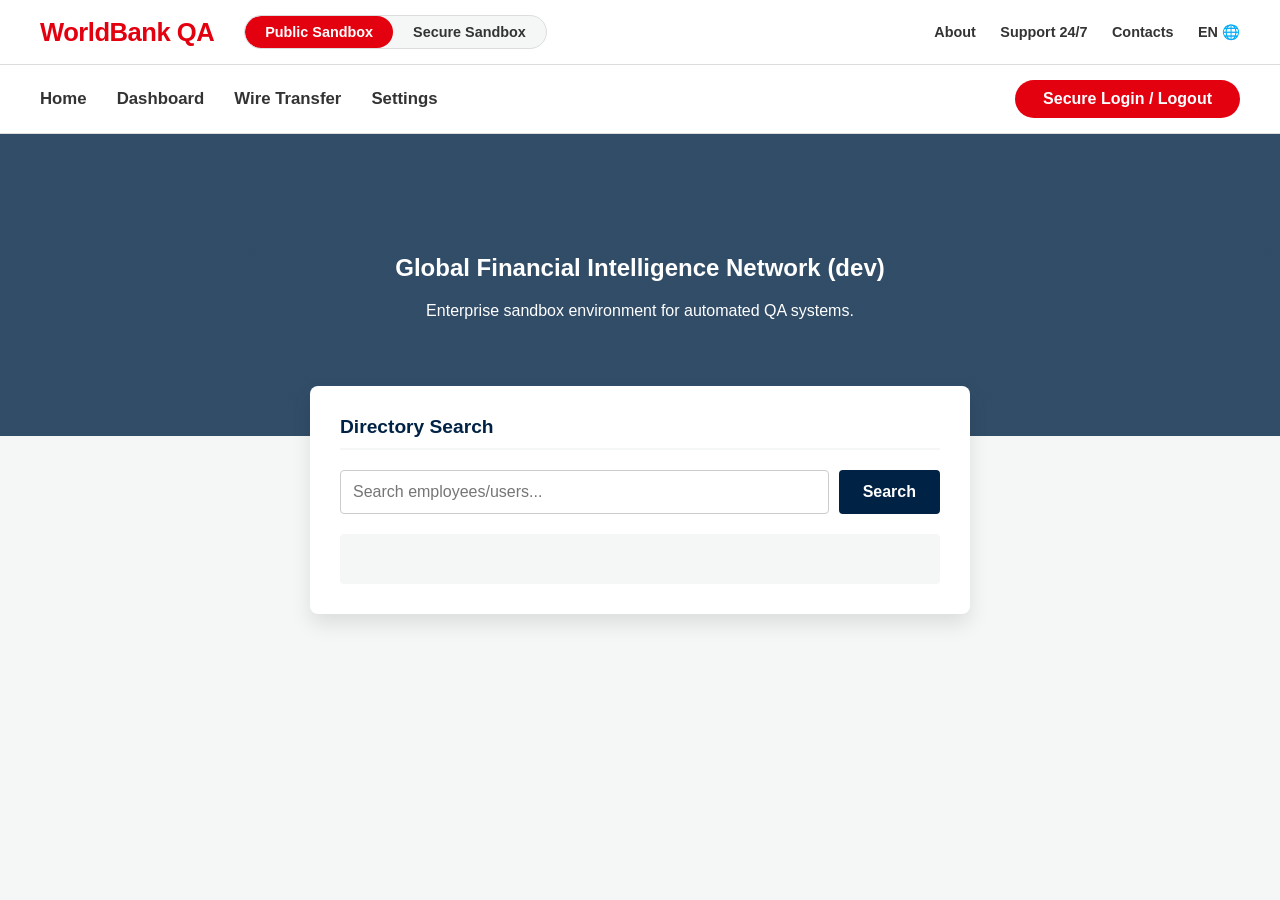
<file: WorldBankMockApp/dev/index.html>
<!DOCTYPE html>
<html lang="en">
<head>
    <meta charset="UTF-8">
    <title>World Bank Sandbox - Home</title>
    
    <!-- This link is critical! It pulls in the Universal Nav CSS -->
    <link rel="stylesheet" href="styles.css">
    
    <style>
        /* Specific styles just for the landing page body */
        :root { --primary: #002244; --secondary: #005596; --bg: #f4f7f6; --text: #333; }
        body { font-family: 'Segoe UI', Roboto, Helvetica, Arial, sans-serif; margin: 0; background-color: var(--bg); color: var(--text); }
        .hero { background: linear-gradient(rgba(0, 34, 68, 0.8), rgba(0, 34, 68, 0.8)), url('https://images.unsplash.com/photo-1486406146926-c627a92ad1ab?q=80&w=2070&auto=format&fit=crop') no-repeat center center; background-size: cover; color: white; text-align: center; padding: 100px 20px; }
        .search-container { max-width: 600px; margin: -50px auto 50px auto; background: white; padding: 30px; border-radius: 8px; box-shadow: 0 10px 20px rgba(0,0,0,0.1); }
        .search-container h3 { margin-top: 0; color: var(--primary); font-size: 1.2rem; border-bottom: 2px solid var(--bg); padding-bottom: 10px; }
        .input-group { display: flex; gap: 10px; margin-top: 20px; }
        input[type="text"] { flex: 1; padding: 12px; border: 1px solid #ccc; border-radius: 4px; font-size: 1rem; }
        button { background-color: var(--primary); color: white; border: none; padding: 12px 24px; border-radius: 4px; cursor: pointer; font-size: 1rem; font-weight: bold; transition: background 0.3s; }
        button:hover { background-color: var(--secondary); }
        #search-results { margin-top: 20px; padding: 15px; border-radius: 4px; background: var(--bg); min-height: 20px; }
        .result-item { display: block; padding: 10px; background: white; border-left: 4px solid var(--secondary); box-shadow: 0 2px 4px rgba(0,0,0,0.05); }
    </style>
</head>
<body>
    
    <!-- UNIVERSAL NAVIGATION HEADER -->
    <header class="universal-header">
        <!-- Top Bar: Brand, Environment Toggles, Utilities -->
        <div class="header-top">
            <div class="brand-section">
                <a href="index.html" class="logo-text">WorldBank QA</a>
                <div class="pill-toggle">
                    <a href="index.html" class="active" data-testid="toggle-public">Public Sandbox</a>
                    <a href="dashboard.html" data-testid="toggle-secure">Secure Sandbox</a>
                </div>
            </div>
            <div class="header-utilities">
                <a href="#">About</a>
                <a href="#">Support 24/7</a>
                <a href="#">Contacts</a>
                <a href="#">EN 🌐</a>
            </div>
        </div>

        <!-- Bottom Bar: Main Navigation Links & Action Button -->
        <div class="header-bottom">
            <div class="main-nav-links">
                <a href="index.html" data-testid="nav-home">Home</a>
                <a href="dashboard.html" data-testid="nav-dashboard">Dashboard</a>
                <a href="transfer.html" data-testid="nav-transfer">Wire Transfer</a>
                <a href="settings.html" data-testid="nav-settings">Settings</a>
            </div>
            <div>
                <a href="login.html" class="action-btn" data-testid="nav-login-btn">Secure Login / Logout</a>
            </div>
        </div>
    </header>

    <div class="hero">
        <h2>Global Financial Intelligence Network (dev)</h2>
        <p>Enterprise sandbox environment for automated QA systems.</p>
    </div>
    
    <div class="search-container">
        <h3>Directory Search</h3>
        <div class="input-group">
            <input type="text" id="search-input" data-testid="search-input" placeholder="Search employees/users...">
            <button id="search-btn" data-testid="search-btn">Search</button>
        </div>
        <div id="search-results" data-testid="search-results"></div>
    </div>

    <script>
        document.getElementById('search-btn').addEventListener('click', () => {
            const query = document.getElementById('search-input').value;
            const res = document.getElementById('search-results');
            if (query.includes("Synthetic")) {
                res.innerHTML = "<span class='result-item'>Synthetic User Profile Loaded</span>";
            } else if (query.trim() === "") {
                res.innerHTML = "No results found.";
            } else {
                res.innerHTML = "No results found.";
            }
        });
    </script>
</body>
</html>
</file>
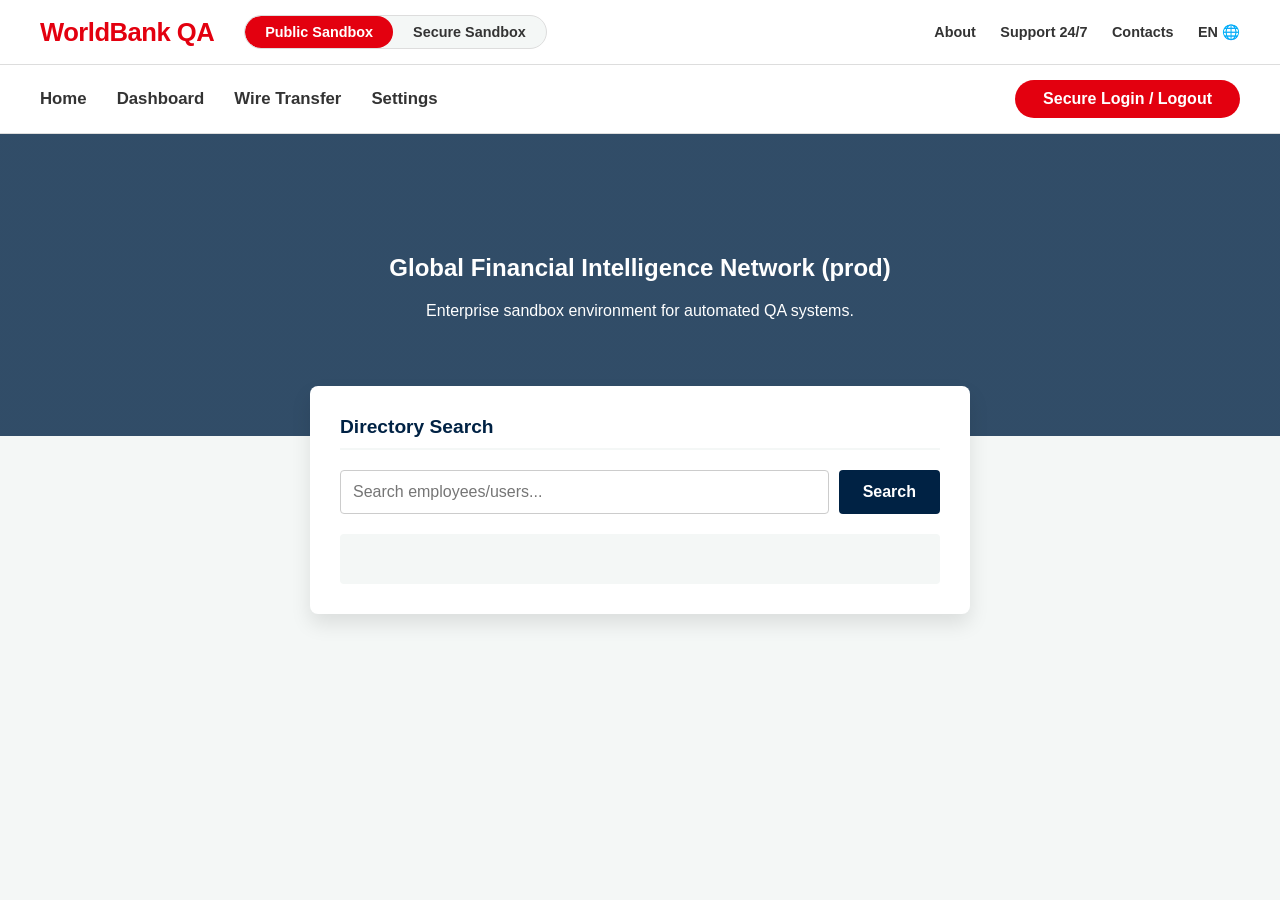
<file: WorldBankMockApp/prod/index.html>
<!DOCTYPE html>
<html lang="en">
<head>
    <meta charset="UTF-8">
    <title>World Bank Sandbox - Home</title>
    
    <!-- This link is critical! It pulls in the Universal Nav CSS -->
    <link rel="stylesheet" href="styles.css">
    
    <style>
        /* Specific styles just for the landing page body */
        :root { --primary: #002244; --secondary: #005596; --bg: #f4f7f6; --text: #333; }
        body { font-family: 'Segoe UI', Roboto, Helvetica, Arial, sans-serif; margin: 0; background-color: var(--bg); color: var(--text); }
        .hero { background: linear-gradient(rgba(0, 34, 68, 0.8), rgba(0, 34, 68, 0.8)), url('https://images.unsplash.com/photo-1486406146926-c627a92ad1ab?q=80&w=2070&auto=format&fit=crop') no-repeat center center; background-size: cover; color: white; text-align: center; padding: 100px 20px; }
        .search-container { max-width: 600px; margin: -50px auto 50px auto; background: white; padding: 30px; border-radius: 8px; box-shadow: 0 10px 20px rgba(0,0,0,0.1); }
        .search-container h3 { margin-top: 0; color: var(--primary); font-size: 1.2rem; border-bottom: 2px solid var(--bg); padding-bottom: 10px; }
        .input-group { display: flex; gap: 10px; margin-top: 20px; }
        input[type="text"] { flex: 1; padding: 12px; border: 1px solid #ccc; border-radius: 4px; font-size: 1rem; }
        button { background-color: var(--primary); color: white; border: none; padding: 12px 24px; border-radius: 4px; cursor: pointer; font-size: 1rem; font-weight: bold; transition: background 0.3s; }
        button:hover { background-color: var(--secondary); }
        #search-results { margin-top: 20px; padding: 15px; border-radius: 4px; background: var(--bg); min-height: 20px; }
        .result-item { display: block; padding: 10px; background: white; border-left: 4px solid var(--secondary); box-shadow: 0 2px 4px rgba(0,0,0,0.05); }
    </style>
</head>
<body>
    
    <!-- UNIVERSAL NAVIGATION HEADER -->
    <header class="universal-header">
        <!-- Top Bar: Brand, Environment Toggles, Utilities -->
        <div class="header-top">
            <div class="brand-section">
                <a href="index.html" class="logo-text">WorldBank QA</a>
                <div class="pill-toggle">
                    <a href="index.html" class="active" data-testid="toggle-public">Public Sandbox</a>
                    <a href="dashboard.html" data-testid="toggle-secure">Secure Sandbox</a>
                </div>
            </div>
            <div class="header-utilities">
                <a href="#">About</a>
                <a href="#">Support 24/7</a>
                <a href="#">Contacts</a>
                <a href="#">EN 🌐</a>
            </div>
        </div>

        <!-- Bottom Bar: Main Navigation Links & Action Button -->
        <div class="header-bottom">
            <div class="main-nav-links">
                <a href="index.html" data-testid="nav-home">Home</a>
                <a href="dashboard.html" data-testid="nav-dashboard">Dashboard</a>
                <a href="transfer.html" data-testid="nav-transfer">Wire Transfer</a>
                <a href="settings.html" data-testid="nav-settings">Settings</a>
            </div>
            <div>
                <a href="login.html" class="action-btn" data-testid="nav-login-btn">Secure Login / Logout</a>
            </div>
        </div>
    </header>

    <div class="hero">
        <h2>Global Financial Intelligence Network (prod)</h2>
        <p>Enterprise sandbox environment for automated QA systems.</p>
    </div>
    
    <div class="search-container">
        <h3>Directory Search</h3>
        <div class="input-group">
            <input type="text" id="search-input" data-testid="search-input" placeholder="Search employees/users...">
            <button id="search-btn" data-testid="search-btn">Search</button>
        </div>
        <div id="search-results" data-testid="search-results"></div>
    </div>

    <script>
        document.getElementById('search-btn').addEventListener('click', () => {
            const query = document.getElementById('search-input').value;
            const res = document.getElementById('search-results');
            if (query.includes("Synthetic")) {
                res.innerHTML = "<span class='result-item'>Synthetic User Profile Loaded</span>";
            } else if (query.trim() === "") {
                res.innerHTML = "No results found.";
            } else {
                res.innerHTML = "No results found.";
            }
        });
    </script>
</body>
</html>
</file>
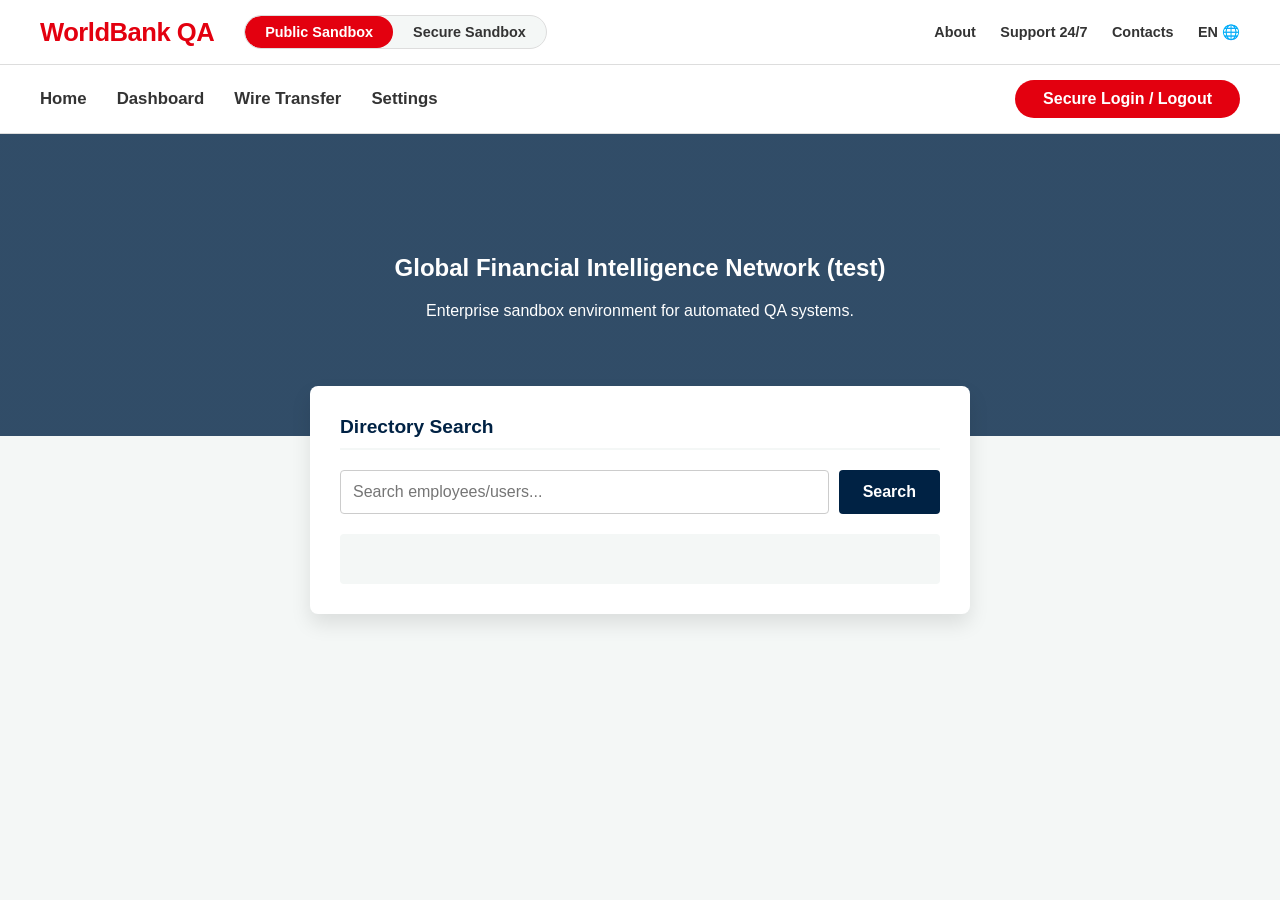
<file: WorldBankMockApp/test/index.html>
<!DOCTYPE html>
<html lang="en">
<head>
    <meta charset="UTF-8">
    <title>World Bank Sandbox - Home</title>
    
    <!-- This link is critical! It pulls in the Universal Nav CSS -->
    <link rel="stylesheet" href="styles.css">
    
    <style>
        /* Specific styles just for the landing page body */
        :root { --primary: #002244; --secondary: #005596; --bg: #f4f7f6; --text: #333; }
        body { font-family: 'Segoe UI', Roboto, Helvetica, Arial, sans-serif; margin: 0; background-color: var(--bg); color: var(--text); }
        .hero { background: linear-gradient(rgba(0, 34, 68, 0.8), rgba(0, 34, 68, 0.8)), url('https://images.unsplash.com/photo-1486406146926-c627a92ad1ab?q=80&w=2070&auto=format&fit=crop') no-repeat center center; background-size: cover; color: white; text-align: center; padding: 100px 20px; }
        .search-container { max-width: 600px; margin: -50px auto 50px auto; background: white; padding: 30px; border-radius: 8px; box-shadow: 0 10px 20px rgba(0,0,0,0.1); }
        .search-container h3 { margin-top: 0; color: var(--primary); font-size: 1.2rem; border-bottom: 2px solid var(--bg); padding-bottom: 10px; }
        .input-group { display: flex; gap: 10px; margin-top: 20px; }
        input[type="text"] { flex: 1; padding: 12px; border: 1px solid #ccc; border-radius: 4px; font-size: 1rem; }
        button { background-color: var(--primary); color: white; border: none; padding: 12px 24px; border-radius: 4px; cursor: pointer; font-size: 1rem; font-weight: bold; transition: background 0.3s; }
        button:hover { background-color: var(--secondary); }
        #search-results { margin-top: 20px; padding: 15px; border-radius: 4px; background: var(--bg); min-height: 20px; }
        .result-item { display: block; padding: 10px; background: white; border-left: 4px solid var(--secondary); box-shadow: 0 2px 4px rgba(0,0,0,0.05); }
    </style>
</head>
<body>
    
    <!-- UNIVERSAL NAVIGATION HEADER -->
    <header class="universal-header">
        <!-- Top Bar: Brand, Environment Toggles, Utilities -->
        <div class="header-top">
            <div class="brand-section">
                <a href="index.html" class="logo-text">WorldBank QA</a>
                <div class="pill-toggle">
                    <a href="index.html" class="active" data-testid="toggle-public">Public Sandbox</a>
                    <a href="dashboard.html" data-testid="toggle-secure">Secure Sandbox</a>
                </div>
            </div>
            <div class="header-utilities">
                <a href="#">About</a>
                <a href="#">Support 24/7</a>
                <a href="#">Contacts</a>
                <a href="#">EN 🌐</a>
            </div>
        </div>

        <!-- Bottom Bar: Main Navigation Links & Action Button -->
        <div class="header-bottom">
            <div class="main-nav-links">
                <a href="index.html" data-testid="nav-home">Home</a>
                <a href="dashboard.html" data-testid="nav-dashboard">Dashboard</a>
                <a href="transfer.html" data-testid="nav-transfer">Wire Transfer</a>
                <a href="settings.html" data-testid="nav-settings">Settings</a>
            </div>
            <div>
                <a href="login.html" class="action-btn" data-testid="nav-login-btn">Secure Login / Logout</a>
            </div>
        </div>
    </header>

    <div class="hero">
        <h2>Global Financial Intelligence Network (test)</h2>
        <p>Enterprise sandbox environment for automated QA systems.</p>
    </div>
    
    <div class="search-container">
        <h3>Directory Search</h3>
        <div class="input-group">
            <input type="text" id="search-input" data-testid="search-input" placeholder="Search employees/users...">
            <button id="search-btn" data-testid="search-btn">Search</button>
        </div>
        <div id="search-results" data-testid="search-results"></div>
    </div>

    <script>
        document.getElementById('search-btn').addEventListener('click', () => {
            const query = document.getElementById('search-input').value;
            const res = document.getElementById('search-results');
            if (query.includes("Synthetic")) {
                res.innerHTML = "<span class='result-item'>Synthetic User Profile Loaded</span>";
            } else if (query.trim() === "") {
                res.innerHTML = "No results found.";
            } else {
                res.innerHTML = "No results found.";
            }
        });
    </script>
</body>
</html>
</file>
<file: WorldBankMockApp/dev/styles.css>
/* =========================================
   1. VARIABLES & THEMING
   ========================================= */
:root {
  --bg-color: #f4f7f6;
  --surface-color: #ffffff;
  --text-main: #333333;
  --text-muted: #777777;
  --primary: #005A9C;
  --border: #dddddd;
  --success: #28a745;
  --warning: #ffc107;
  --danger: #dc3545;
  --nav-active: #e3000f; /* Bold Red */
  --nav-hover: #b3000c;
}

/* Dark Mode Overrides */
[data-theme="dark"] {
  --bg-color: #121212;
  --surface-color: #1e1e1e;
  --text-main: #e0e0e0;
  --text-muted: #aaaaaa;
  --primary: #4da3ff;
  --border: #333333;
  --nav-active: #ff4d58; /* Lighter red for dark mode contrast */
  --nav-hover: #ff7a83;
}

/* =========================================
   2. BASE STYLES
   ========================================= */
body {
  font-family: 'Segoe UI', Tahoma, Geneva, Verdana, sans-serif;
  background: var(--bg-color);
  color: var(--text-main);
  margin: 0; /* Ensures the header touches the edges */
  transition: background 0.3s, color 0.3s;
}

/* =========================================
   3. UNIVERSAL NAVIGATION
   ========================================= */
.universal-header {
  background-color: var(--surface-color);
  border-bottom: 1px solid var(--border);
  width: 100%;
  position: sticky;
  top: 0;
  z-index: 100;
  transition: background-color 0.3s;
}

/* Top Tier */
.header-top {
  display: flex;
  justify-content: space-between;
  align-items: center;
  padding: 15px 40px;
  border-bottom: 1px solid var(--border);
}

.brand-section {
  display: flex;
  align-items: center;
  gap: 30px;
}

.logo-text {
  font-size: 1.6rem;
  font-weight: 800;
  color: var(--nav-active);
  text-decoration: none;
  letter-spacing: -0.5px;
}

/* Environment Toggle Pills */
.pill-toggle {
  display: flex;
  background: var(--bg-color);
  border-radius: 30px;
  overflow: hidden;
  border: 1px solid var(--border);
}

.pill-toggle a {
  padding: 8px 20px;
  text-decoration: none;
  color: var(--text-main);
  font-weight: 600;
  font-size: 0.9rem;
  transition: all 0.3s ease;
}

.pill-toggle a.active {
  background: var(--nav-active);
  color: white;
  border-radius: 30px;
}

/* Utilities (Top Right) */
.header-utilities a {
  color: var(--text-main);
  text-decoration: none;
  margin-left: 20px;
  font-size: 0.9rem;
  font-weight: 600;
  transition: color 0.2s;
}

.header-utilities a:hover {
  color: var(--nav-active);
}

/* Bottom Tier (Main Links) */
.header-bottom {
  display: flex;
  justify-content: space-between;
  align-items: center;
  padding: 15px 40px;
}

.main-nav-links {
  display: flex;
  gap: 30px;
}

.main-nav-links a {
  color: var(--text-main);
  text-decoration: none;
  font-weight: 600;
  font-size: 1.05rem;
  transition: color 0.2s;
}

.main-nav-links a:hover {
  color: var(--nav-active);
}

/* Login/Logout Button */
.action-btn {
  background: var(--nav-active);
  color: white;
  padding: 10px 28px;
  border-radius: 30px;
  text-decoration: none;
  font-weight: bold;
  font-size: 1rem;
  transition: background 0.3s, transform 0.1s;
  display: inline-block;
}

.action-btn:hover {
  background: var(--nav-hover);
  transform: scale(1.02);
}

/* =========================================
   4. LAYOUT & CONTAINERS
   ========================================= */
.container {
  max-width: 1200px;
  margin: 2rem auto;
  padding: 0 1rem;
  display: grid;
  gap: 2rem;
}

.card {
  background: var(--surface-color);
  padding: 1.5rem;
  border-radius: 8px;
  box-shadow: 0 2px 4px rgba(0,0,0,0.1);
  border: 1px solid var(--border);
  transition: background-color 0.3s, border-color 0.3s;
}

/* =========================================
   5. UI COMPONENTS
   ========================================= */
/* Badges */
.badge { 
  padding: 4px 8px; 
  border-radius: 12px; 
  font-size: 0.8rem; 
  font-weight: bold; 
  color: white; 
}
.bg-success { background: var(--success); }
.bg-warning { background: var(--warning); color: #333; }
.bg-danger { background: var(--danger); }

/* Ledger Table */
table { width: 100%; border-collapse: collapse; }
th, td { padding: 1rem; text-align: left; border-bottom: 1px solid var(--border); }
th { cursor: pointer; }
th:hover { background: rgba(0,0,0,0.05); }
[data-theme="dark"] th:hover { background: rgba(255,255,255,0.05); }

/* Overlays & Modals */
.overlay {
  display: none; position: fixed; top: 0; left: 0; right: 0; bottom: 0;
  background: rgba(0,0,0,0.5); z-index: 999; backdrop-filter: blur(2px);
}
.overlay.active { display: block; }

.modal {
  position: fixed; top: 50%; left: 50%; transform: translate(-50%, -50%);
  background: var(--surface-color); padding: 2rem; border-radius: 8px;
  z-index: 1000; display: none; min-width: 300px;
}
.modal.active { display: block; }

/* Stepper UI */
.stepper {
  display: flex; justify-content: space-between; margin-bottom: 2rem; position: relative;
}
.stepper::before {
  content: ''; position: absolute; top: 15px; left: 0; right: 0; height: 2px; background: var(--border); z-index: 1;
}
.step {
  position: relative; z-index: 2; background: var(--surface-color); padding: 0 10px;
  display: flex; flex-direction: column; align-items: center; color: var(--text-muted);
}
.step .circle {
  width: 30px; height: 30px; border-radius: 50%; background: var(--border);
  display: flex; justify-content: center; align-items: center; font-weight: bold; margin-bottom: 5px;
}
.step.active { color: var(--primary); font-weight: bold; }
.step.active .circle { background: var(--primary); color: white; }
</file>
<file: WorldBankMockApp/prod/styles.css>
/* =========================================
   1. VARIABLES & THEMING
   ========================================= */
:root {
  --bg-color: #f4f7f6;
  --surface-color: #ffffff;
  --text-main: #333333;
  --text-muted: #777777;
  --primary: #005A9C;
  --border: #dddddd;
  --success: #28a745;
  --warning: #ffc107;
  --danger: #dc3545;
  --nav-active: #e3000f; /* Bold Red */
  --nav-hover: #b3000c;
}

/* Dark Mode Overrides */
[data-theme="dark"] {
  --bg-color: #121212;
  --surface-color: #1e1e1e;
  --text-main: #e0e0e0;
  --text-muted: #aaaaaa;
  --primary: #4da3ff;
  --border: #333333;
  --nav-active: #ff4d58; /* Lighter red for dark mode contrast */
  --nav-hover: #ff7a83;
}

/* =========================================
   2. BASE STYLES
   ========================================= */
body {
  font-family: 'Segoe UI', Tahoma, Geneva, Verdana, sans-serif;
  background: var(--bg-color);
  color: var(--text-main);
  margin: 0; /* Ensures the header touches the edges */
  transition: background 0.3s, color 0.3s;
}

/* =========================================
   3. UNIVERSAL NAVIGATION
   ========================================= */
.universal-header {
  background-color: var(--surface-color);
  border-bottom: 1px solid var(--border);
  width: 100%;
  position: sticky;
  top: 0;
  z-index: 100;
  transition: background-color 0.3s;
}

/* Top Tier */
.header-top {
  display: flex;
  justify-content: space-between;
  align-items: center;
  padding: 15px 40px;
  border-bottom: 1px solid var(--border);
}

.brand-section {
  display: flex;
  align-items: center;
  gap: 30px;
}

.logo-text {
  font-size: 1.6rem;
  font-weight: 800;
  color: var(--nav-active);
  text-decoration: none;
  letter-spacing: -0.5px;
}

/* Environment Toggle Pills */
.pill-toggle {
  display: flex;
  background: var(--bg-color);
  border-radius: 30px;
  overflow: hidden;
  border: 1px solid var(--border);
}

.pill-toggle a {
  padding: 8px 20px;
  text-decoration: none;
  color: var(--text-main);
  font-weight: 600;
  font-size: 0.9rem;
  transition: all 0.3s ease;
}

.pill-toggle a.active {
  background: var(--nav-active);
  color: white;
  border-radius: 30px;
}

/* Utilities (Top Right) */
.header-utilities a {
  color: var(--text-main);
  text-decoration: none;
  margin-left: 20px;
  font-size: 0.9rem;
  font-weight: 600;
  transition: color 0.2s;
}

.header-utilities a:hover {
  color: var(--nav-active);
}

/* Bottom Tier (Main Links) */
.header-bottom {
  display: flex;
  justify-content: space-between;
  align-items: center;
  padding: 15px 40px;
}

.main-nav-links {
  display: flex;
  gap: 30px;
}

.main-nav-links a {
  color: var(--text-main);
  text-decoration: none;
  font-weight: 600;
  font-size: 1.05rem;
  transition: color 0.2s;
}

.main-nav-links a:hover {
  color: var(--nav-active);
}

/* Login/Logout Button */
.action-btn {
  background: var(--nav-active);
  color: white;
  padding: 10px 28px;
  border-radius: 30px;
  text-decoration: none;
  font-weight: bold;
  font-size: 1rem;
  transition: background 0.3s, transform 0.1s;
  display: inline-block;
}

.action-btn:hover {
  background: var(--nav-hover);
  transform: scale(1.02);
}

/* =========================================
   4. LAYOUT & CONTAINERS
   ========================================= */
.container {
  max-width: 1200px;
  margin: 2rem auto;
  padding: 0 1rem;
  display: grid;
  gap: 2rem;
}

.card {
  background: var(--surface-color);
  padding: 1.5rem;
  border-radius: 8px;
  box-shadow: 0 2px 4px rgba(0,0,0,0.1);
  border: 1px solid var(--border);
  transition: background-color 0.3s, border-color 0.3s;
}

/* =========================================
   5. UI COMPONENTS
   ========================================= */
/* Badges */
.badge { 
  padding: 4px 8px; 
  border-radius: 12px; 
  font-size: 0.8rem; 
  font-weight: bold; 
  color: white; 
}
.bg-success { background: var(--success); }
.bg-warning { background: var(--warning); color: #333; }
.bg-danger { background: var(--danger); }

/* Ledger Table */
table { width: 100%; border-collapse: collapse; }
th, td { padding: 1rem; text-align: left; border-bottom: 1px solid var(--border); }
th { cursor: pointer; }
th:hover { background: rgba(0,0,0,0.05); }
[data-theme="dark"] th:hover { background: rgba(255,255,255,0.05); }

/* Overlays & Modals */
.overlay {
  display: none; position: fixed; top: 0; left: 0; right: 0; bottom: 0;
  background: rgba(0,0,0,0.5); z-index: 999; backdrop-filter: blur(2px);
}
.overlay.active { display: block; }

.modal {
  position: fixed; top: 50%; left: 50%; transform: translate(-50%, -50%);
  background: var(--surface-color); padding: 2rem; border-radius: 8px;
  z-index: 1000; display: none; min-width: 300px;
}
.modal.active { display: block; }

/* Stepper UI */
.stepper {
  display: flex; justify-content: space-between; margin-bottom: 2rem; position: relative;
}
.stepper::before {
  content: ''; position: absolute; top: 15px; left: 0; right: 0; height: 2px; background: var(--border); z-index: 1;
}
.step {
  position: relative; z-index: 2; background: var(--surface-color); padding: 0 10px;
  display: flex; flex-direction: column; align-items: center; color: var(--text-muted);
}
.step .circle {
  width: 30px; height: 30px; border-radius: 50%; background: var(--border);
  display: flex; justify-content: center; align-items: center; font-weight: bold; margin-bottom: 5px;
}
.step.active { color: var(--primary); font-weight: bold; }
.step.active .circle { background: var(--primary); color: white; }
</file>
<file: WorldBankMockApp/test/styles.css>
/* =========================================
   1. VARIABLES & THEMING
   ========================================= */
:root {
  --bg-color: #f4f7f6;
  --surface-color: #ffffff;
  --text-main: #333333;
  --text-muted: #777777;
  --primary: #005A9C;
  --border: #dddddd;
  --success: #28a745;
  --warning: #ffc107;
  --danger: #dc3545;
  --nav-active: #e3000f; /* Bold Red */
  --nav-hover: #b3000c;
}

/* Dark Mode Overrides */
[data-theme="dark"] {
  --bg-color: #121212;
  --surface-color: #1e1e1e;
  --text-main: #e0e0e0;
  --text-muted: #aaaaaa;
  --primary: #4da3ff;
  --border: #333333;
  --nav-active: #ff4d58; /* Lighter red for dark mode contrast */
  --nav-hover: #ff7a83;
}

/* =========================================
   2. BASE STYLES
   ========================================= */
body {
  font-family: 'Segoe UI', Tahoma, Geneva, Verdana, sans-serif;
  background: var(--bg-color);
  color: var(--text-main);
  margin: 0; /* Ensures the header touches the edges */
  transition: background 0.3s, color 0.3s;
}

/* =========================================
   3. UNIVERSAL NAVIGATION
   ========================================= */
.universal-header {
  background-color: var(--surface-color);
  border-bottom: 1px solid var(--border);
  width: 100%;
  position: sticky;
  top: 0;
  z-index: 100;
  transition: background-color 0.3s;
}

/* Top Tier */
.header-top {
  display: flex;
  justify-content: space-between;
  align-items: center;
  padding: 15px 40px;
  border-bottom: 1px solid var(--border);
}

.brand-section {
  display: flex;
  align-items: center;
  gap: 30px;
}

.logo-text {
  font-size: 1.6rem;
  font-weight: 800;
  color: var(--nav-active);
  text-decoration: none;
  letter-spacing: -0.5px;
}

/* Environment Toggle Pills */
.pill-toggle {
  display: flex;
  background: var(--bg-color);
  border-radius: 30px;
  overflow: hidden;
  border: 1px solid var(--border);
}

.pill-toggle a {
  padding: 8px 20px;
  text-decoration: none;
  color: var(--text-main);
  font-weight: 600;
  font-size: 0.9rem;
  transition: all 0.3s ease;
}

.pill-toggle a.active {
  background: var(--nav-active);
  color: white;
  border-radius: 30px;
}

/* Utilities (Top Right) */
.header-utilities a {
  color: var(--text-main);
  text-decoration: none;
  margin-left: 20px;
  font-size: 0.9rem;
  font-weight: 600;
  transition: color 0.2s;
}

.header-utilities a:hover {
  color: var(--nav-active);
}

/* Bottom Tier (Main Links) */
.header-bottom {
  display: flex;
  justify-content: space-between;
  align-items: center;
  padding: 15px 40px;
}

.main-nav-links {
  display: flex;
  gap: 30px;
}

.main-nav-links a {
  color: var(--text-main);
  text-decoration: none;
  font-weight: 600;
  font-size: 1.05rem;
  transition: color 0.2s;
}

.main-nav-links a:hover {
  color: var(--nav-active);
}

/* Login/Logout Button */
.action-btn {
  background: var(--nav-active);
  color: white;
  padding: 10px 28px;
  border-radius: 30px;
  text-decoration: none;
  font-weight: bold;
  font-size: 1rem;
  transition: background 0.3s, transform 0.1s;
  display: inline-block;
}

.action-btn:hover {
  background: var(--nav-hover);
  transform: scale(1.02);
}

/* =========================================
   4. LAYOUT & CONTAINERS
   ========================================= */
.container {
  max-width: 1200px;
  margin: 2rem auto;
  padding: 0 1rem;
  display: grid;
  gap: 2rem;
}

.card {
  background: var(--surface-color);
  padding: 1.5rem;
  border-radius: 8px;
  box-shadow: 0 2px 4px rgba(0,0,0,0.1);
  border: 1px solid var(--border);
  transition: background-color 0.3s, border-color 0.3s;
}

/* =========================================
   5. UI COMPONENTS
   ========================================= */
/* Badges */
.badge { 
  padding: 4px 8px; 
  border-radius: 12px; 
  font-size: 0.8rem; 
  font-weight: bold; 
  color: white; 
}
.bg-success { background: var(--success); }
.bg-warning { background: var(--warning); color: #333; }
.bg-danger { background: var(--danger); }

/* Ledger Table */
table { width: 100%; border-collapse: collapse; }
th, td { padding: 1rem; text-align: left; border-bottom: 1px solid var(--border); }
th { cursor: pointer; }
th:hover { background: rgba(0,0,0,0.05); }
[data-theme="dark"] th:hover { background: rgba(255,255,255,0.05); }

/* Overlays & Modals */
.overlay {
  display: none; position: fixed; top: 0; left: 0; right: 0; bottom: 0;
  background: rgba(0,0,0,0.5); z-index: 999; backdrop-filter: blur(2px);
}
.overlay.active { display: block; }

.modal {
  position: fixed; top: 50%; left: 50%; transform: translate(-50%, -50%);
  background: var(--surface-color); padding: 2rem; border-radius: 8px;
  z-index: 1000; display: none; min-width: 300px;
}
.modal.active { display: block; }

/* Stepper UI */
.stepper {
  display: flex; justify-content: space-between; margin-bottom: 2rem; position: relative;
}
.stepper::before {
  content: ''; position: absolute; top: 15px; left: 0; right: 0; height: 2px; background: var(--border); z-index: 1;
}
.step {
  position: relative; z-index: 2; background: var(--surface-color); padding: 0 10px;
  display: flex; flex-direction: column; align-items: center; color: var(--text-muted);
}
.step .circle {
  width: 30px; height: 30px; border-radius: 50%; background: var(--border);
  display: flex; justify-content: center; align-items: center; font-weight: bold; margin-bottom: 5px;
}
.step.active { color: var(--primary); font-weight: bold; }
.step.active .circle { background: var(--primary); color: white; }
</file>
